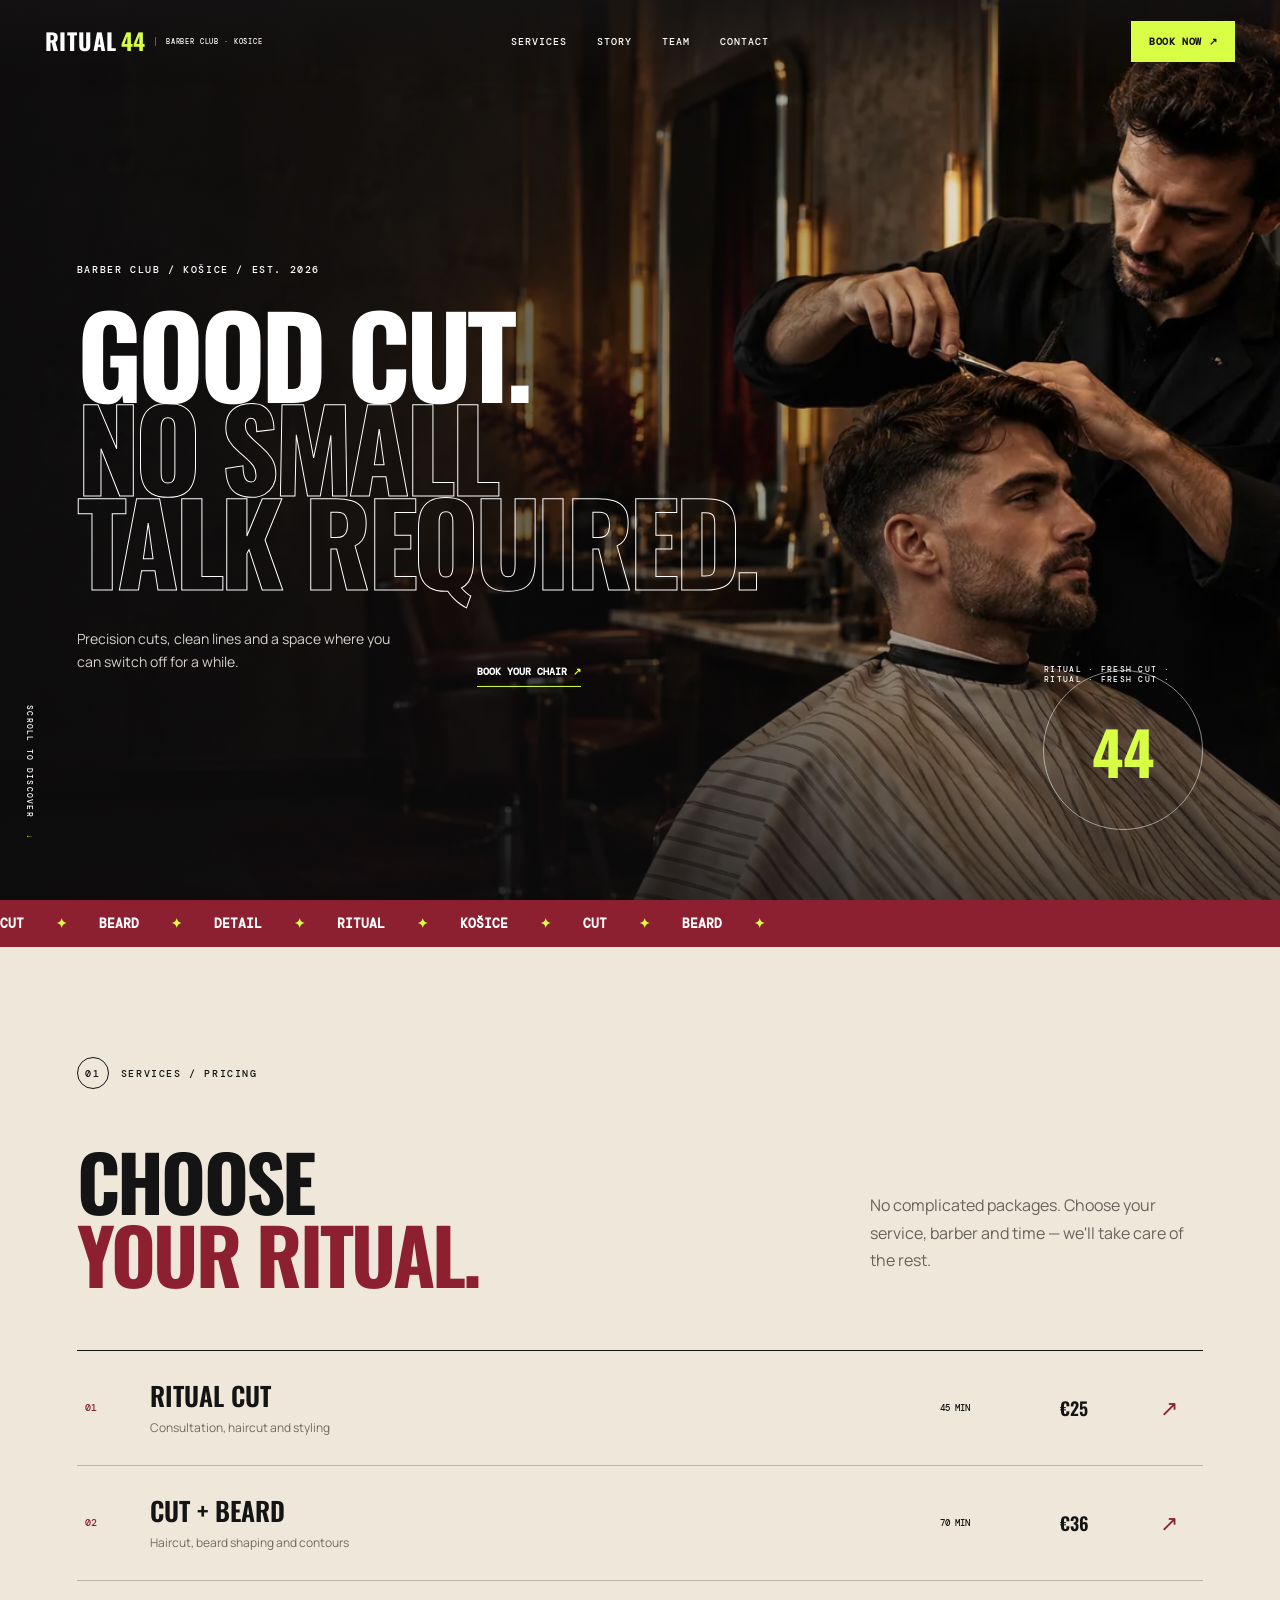
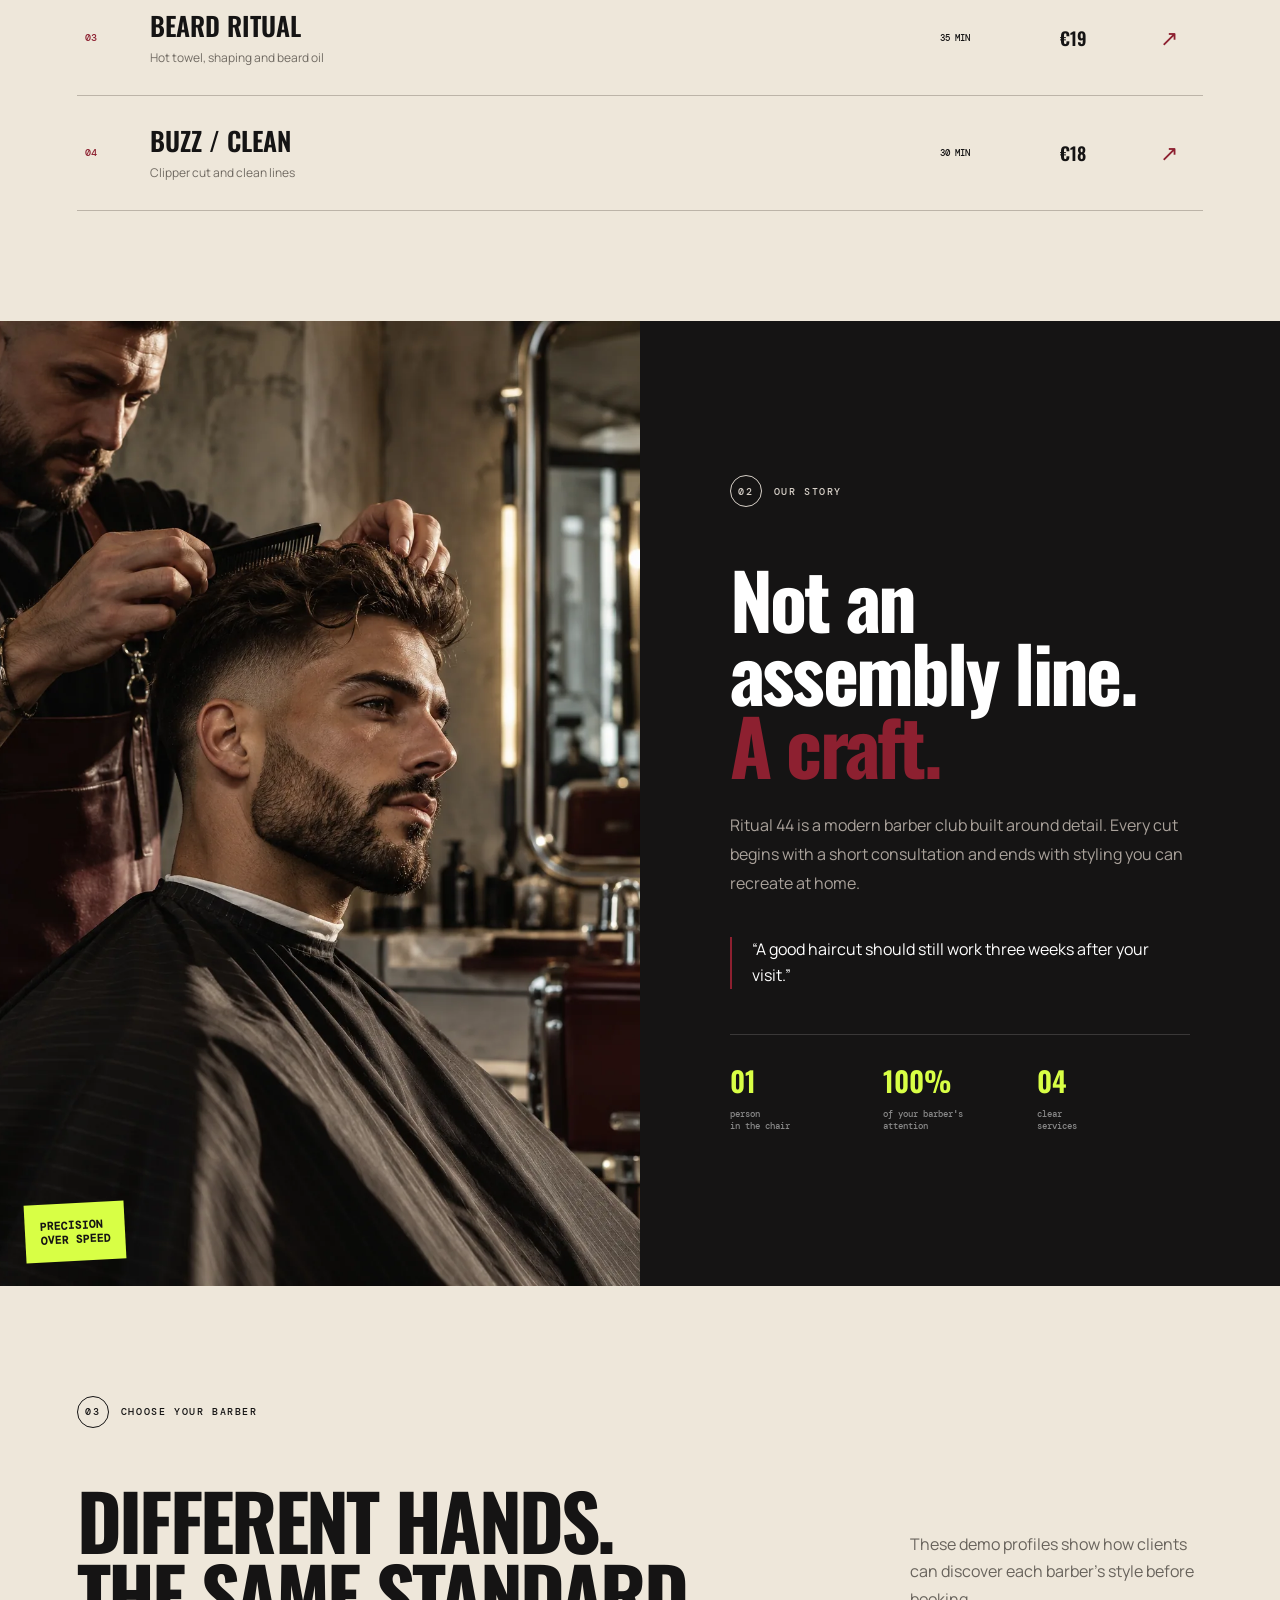
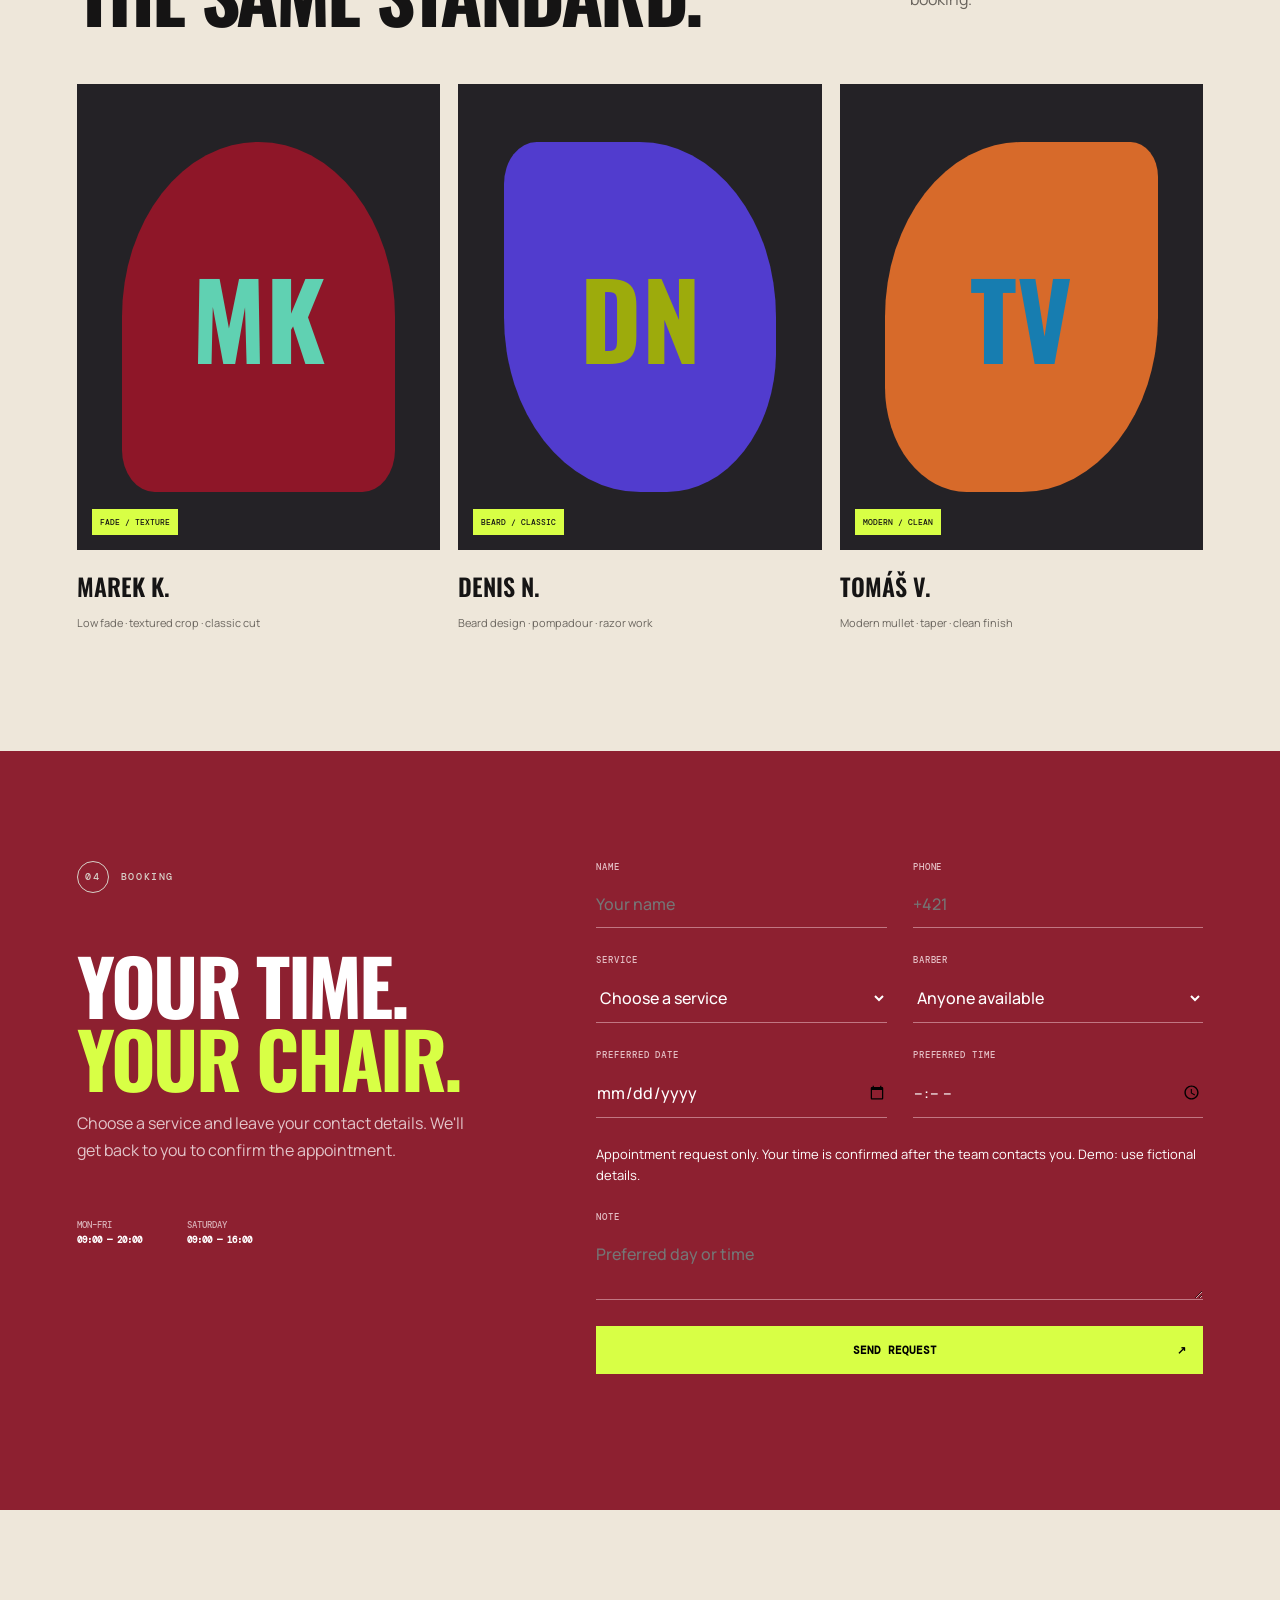
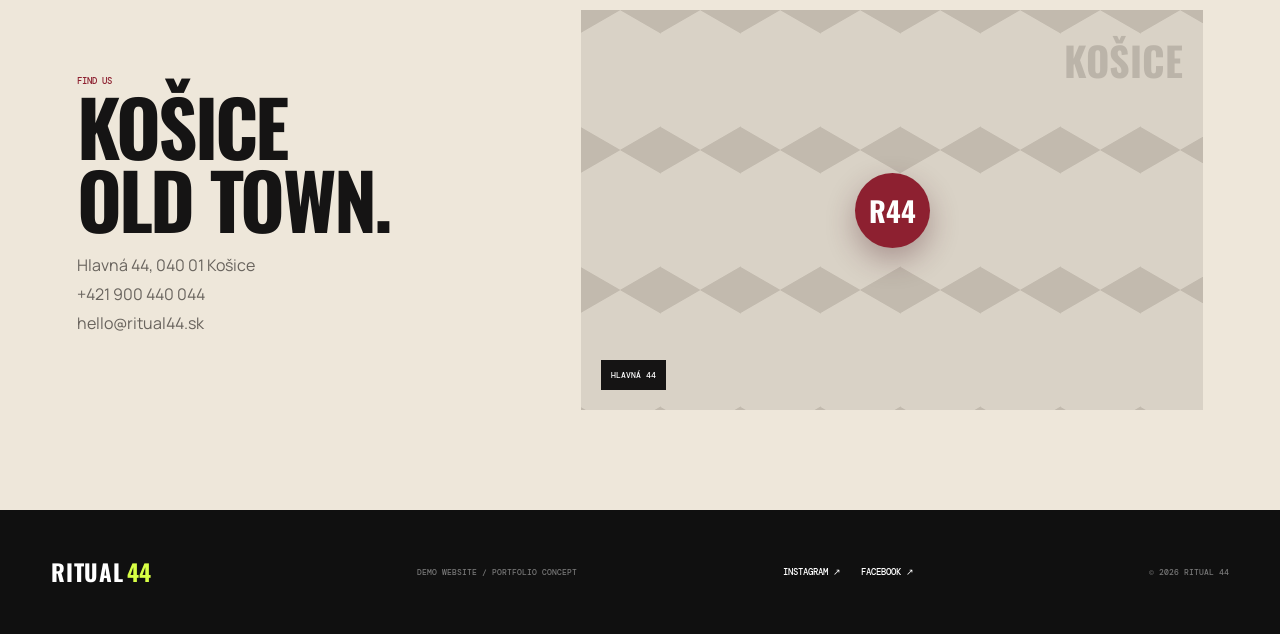
<file: index.html>
<!doctype html><html lang="en"><head><meta charset="UTF-8"><meta name="viewport" content="width=device-width,initial-scale=1"><meta name="description" content="Ritual 44 Barber Club Košice — precision cuts, beard rituals and service without compromise."><title>Ritual 44 — Barber Club Košice</title><link rel="preload" href="./assets/hero-barber.webp" as="image" type="image/webp"><link rel="preload" href="./assets/cut-detail.webp" as="image" type="image/webp"><link rel="preconnect" href="https://fonts.googleapis.com"><link rel="preconnect" href="https://fonts.gstatic.com" crossorigin><link href="https://fonts.googleapis.com/css2?family=DM+Mono:wght@400;500&family=Manrope:wght@400;500;600;700&family=Oswald:wght@500;600;700&display=swap" rel="stylesheet"><link rel="stylesheet" href="./styles.css"></head>
<body>
<header><a class="logo" href="#top"><b>RITUAL</b><span>44</span><small>BARBER CLUB · KOŠICE</small></a><nav><a href="#sluzby">SERVICES</a><a href="#pribeh">STORY</a><a href="#team">TEAM</a><a href="#kontakt">CONTACT</a></nav><a class="book top-book" href="#booking">BOOK NOW <b>↗</b></a><button class="menu" aria-label="Open menu" aria-expanded="false"><i></i><i></i></button></header>
<div class="mobile-nav" aria-hidden="true"><nav><a href="#sluzby"><small>01</small>SERVICES</a><a href="#pribeh"><small>02</small>STORY</a><a href="#team"><small>03</small>TEAM</a><a href="#kontakt"><small>04</small>CONTACT</a></nav><a class="book" href="#booking">BOOK AN APPOINTMENT ↗</a></div>
<main id="top">
<section class="hero"><img src="./assets/hero-barber.webp" alt="A barber creating a precision haircut at Ritual 44"><div class="shade"></div><div class="hero-copy"><span class="eyebrow">BARBER CLUB / KOŠICE / EST. 2026</span><h1>GOOD CUT.<br><em>NO SMALL<br>TALK REQUIRED.</em></h1><div class="hero-foot"><p>Precision cuts, clean lines and a space where you can switch off for a while.</p><a href="#booking">BOOK YOUR CHAIR <b>↗</b></a></div></div><div class="stamp"><span>RITUAL · FRESH CUT · RITUAL · FRESH CUT ·</span><b>44</b></div><div class="scroll">SCROLL TO DISCOVER <i>↓</i></div></section>
<section class="ticker"><div>CUT <b>✦</b> BEARD <b>✦</b> DETAIL <b>✦</b> RITUAL <b>✦</b> KOŠICE <b>✦</b> CUT <b>✦</b> BEARD <b>✦</b></div></section>
<section class="services section" id="sluzby"><div class="label"><span>01</span>SERVICES / PRICING</div><div class="services-head"><h2>CHOOSE<br><em>YOUR RITUAL.</em></h2><p>No complicated packages. Choose your service, barber and time — we'll take care of the rest.</p></div><div class="price-list">
<article><span>01</span><div><h3>RITUAL CUT</h3><p>Consultation, haircut and styling</p></div><small>45 MIN</small><strong>€25</strong><a href="#booking">↗</a></article>
<article><span>02</span><div><h3>CUT + BEARD</h3><p>Haircut, beard shaping and contours</p></div><small>70 MIN</small><strong>€36</strong><a href="#booking">↗</a></article>
<article><span>03</span><div><h3>BEARD RITUAL</h3><p>Hot towel, shaping and beard oil</p></div><small>35 MIN</small><strong>€19</strong><a href="#booking">↗</a></article>
<article><span>04</span><div><h3>BUZZ / CLEAN</h3><p>Clipper cut and clean lines</p></div><small>30 MIN</small><strong>€18</strong><a href="#booking">↗</a></article>
</div></section>
<section class="story" id="pribeh"><div class="story-photo"><img src="./assets/cut-detail.webp" alt="Detail of a modern men's haircut"><span>PRECISION<br>OVER SPEED</span></div><div class="story-copy"><div class="label light"><span>02</span>OUR STORY</div><h2>Not an assembly line.<br><em>A craft.</em></h2><p>Ritual 44 is a modern barber club built around detail. Every cut begins with a short consultation and ends with styling you can recreate at home.</p><blockquote>“A good haircut should still work three weeks after your visit.”</blockquote><div class="stats"><div><b>01</b><span>person<br>in the chair</span></div><div><b>100%</b><span>of your barber's<br>attention</span></div><div><b>04</b><span>clear<br>services</span></div></div></div></section>
<section class="team section" id="team"><div class="label"><span>03</span>CHOOSE YOUR BARBER</div><div class="team-title"><h2>DIFFERENT HANDS.<br>THE SAME STANDARD.</h2><p>These demo profiles show how clients can discover each barber's style before booking.</p></div><div class="team-grid"><article class="person p1"><div class="portrait"><span>MK</span><i>FADE / TEXTURE</i></div><h3>MAREK K.</h3><p>Low fade · textured crop · classic cut</p></article><article class="person p2"><div class="portrait"><span>DN</span><i>BEARD / CLASSIC</i></div><h3>DENIS N.</h3><p>Beard design · pompadour · razor work</p></article><article class="person p3"><div class="portrait"><span>TV</span><i>MODERN / CLEAN</i></div><h3>TOMÁŠ V.</h3><p>Modern mullet · taper · clean finish</p></article></div></section>
<section class="booking" id="booking"><div><div class="label light"><span>04</span>BOOKING</div><h2>YOUR TIME.<br><em>YOUR CHAIR.</em></h2><p>Choose a service and leave your contact details. We'll get back to you to confirm the appointment.</p><div class="hours"><span>MON–FRI<br><b>09:00 — 20:00</b></span><span>SATURDAY<br><b>09:00 — 16:00</b></span></div></div><form id="form"><label>NAME<input name="name" maxlength="80" autocomplete="name" required placeholder="Your name"></label><label>PHONE<input name="phone" type="tel" minlength="7" maxlength="30" autocomplete="tel" required placeholder="+421"></label><label>SERVICE<select name="service" required><option value="">Choose a service</option><option>Ritual Cut — €25</option><option>Cut + Beard — €36</option><option>Beard Ritual — €19</option><option>Buzz / Clean — €18</option></select></label><label>BARBER<select name="barber"><option>Anyone available</option><option>Marek K.</option><option>Denis N.</option><option>Tomáš V.</option></select></label><label>PREFERRED DATE<input type="date" name="day" required></label><label>PREFERRED TIME<input type="time" name="time" min="09:00" max="19:45" required></label><p class="wide booking-note">Appointment request only. Your time is confirmed after the team contacts you. Demo: use fictional details.</p><label class="wide">NOTE<textarea name="message" maxlength="1000" rows="2" placeholder="Preferred day or time"></textarea></label><button type="submit">SEND REQUEST <b>↗</b></button><p class="success" role="status"></p></form></section>
<section class="contact" id="kontakt"><div><small>FIND US</small><h2>KOŠICE<br>OLD TOWN.</h2><p>Hlavná 44, 040 01 Košice<br>+421 900 440 044<br>hello@ritual44.sk</p></div><div class="map"><span>R44</span><i>HLAVNÁ 44</i><b>KOŠICE</b></div></section>
</main><footer><a class="logo" href="#top"><b>RITUAL</b><span>44</span></a><p>DEMO WEBSITE / PORTFOLIO CONCEPT</p><div><a href="#">INSTAGRAM ↗</a><a href="#">FACEBOOK ↗</a></div><small>© 2026 RITUAL 44</small></footer><script src="./script.js"></script></body></html>
</file>
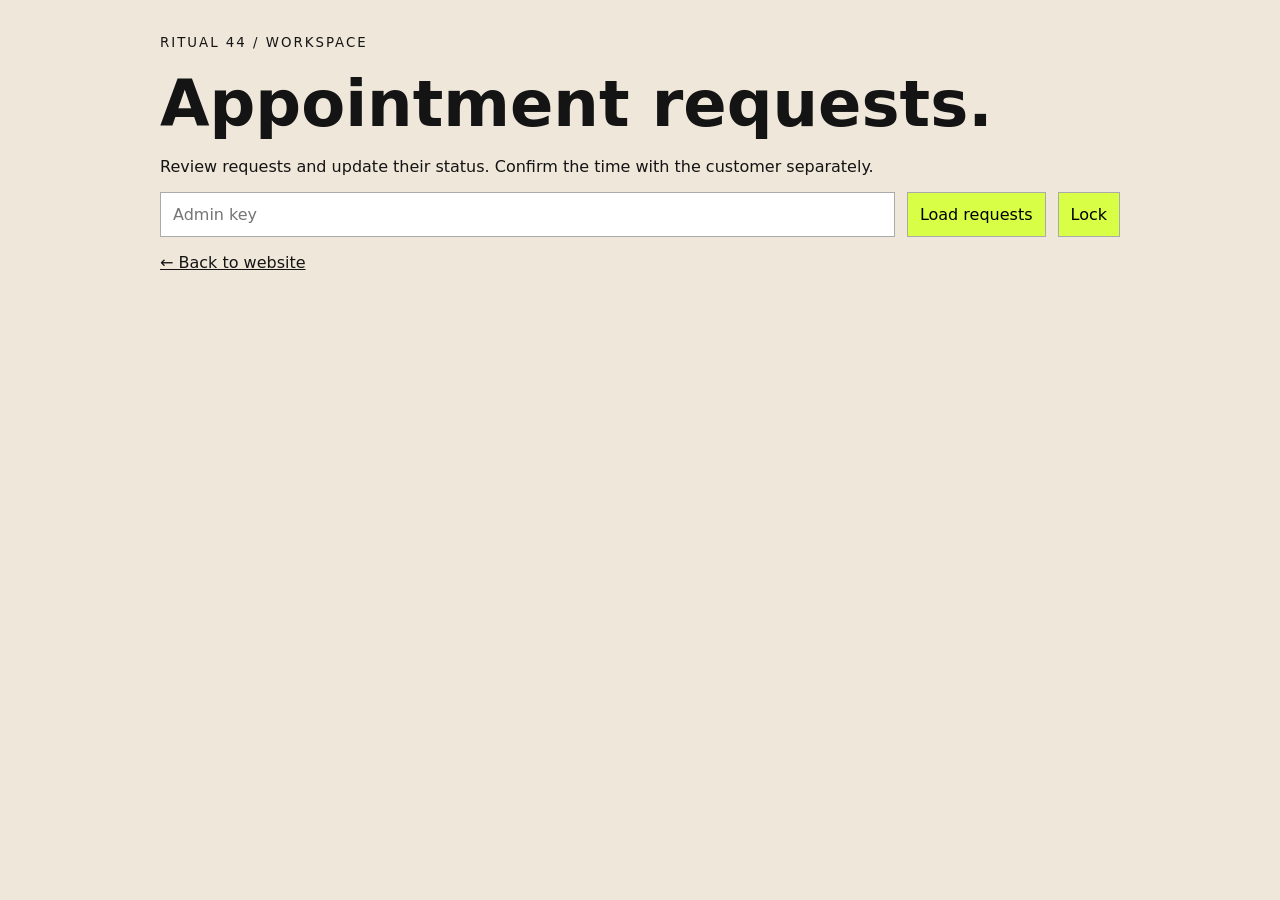
<file: admin.html>
<!doctype html><html lang="en"><meta charset="utf-8"><meta name="viewport" content="width=device-width,initial-scale=1"><title>Ritual 44 · Requests</title><style>
*{box-sizing:border-box}body{margin:0;background:#eee7da;color:#151414;font:16px system-ui}main{max-width:1000px;margin:auto;padding:32px 20px}h1{font-size:clamp(32px,6vw,64px);margin:16px 0}small{letter-spacing:2px}input,button,select{font:inherit;padding:12px;border:1px solid #aaa;max-width:100%}button{background:#d8ff45;cursor:pointer}form{display:flex;flex-wrap:wrap;gap:12px}input{flex:1;min-width:180px}article{border-top:1px solid #aaa;padding:24px 0}article p{overflow-wrap:anywhere;line-height:1.6}.meta{color:#555;font-size:14px}.status{display:flex;gap:12px;flex-wrap:wrap}#notice{line-height:1.5}a{color:inherit}</style><main><small>RITUAL 44 / WORKSPACE</small><h1>Appointment requests.</h1><p>Review requests and update their status. Confirm the time with the customer separately.</p><form id="login"><input id="key" type="password" aria-label="Admin key" placeholder="Admin key" required><button>Load requests</button><button type="button" id="logout">Lock</button></form><p id="notice" role="status"></p><section id="requests"></section><p><a href="/">← Back to website</a></p></main><script src="/admin.js"></script></html>
</file>
<file: styles.css>
:root{--cream:#eee7da;--ink:#151414;--red:#8d2030;--acid:#d8ff45;--line:#bcb4a8;--display:"Oswald",sans-serif;--body:"Manrope",sans-serif;--mono:"DM Mono",monospace}*{box-sizing:border-box}html{scroll-behavior:smooth}body{margin:0;background:var(--cream);color:var(--ink);font-family:var(--body);overflow-x:hidden}a{color:inherit;text-decoration:none}header{height:82px;padding:0 3.5vw;display:grid;grid-template-columns:1fr auto 1fr;align-items:center;position:fixed;inset:0 0 auto;z-index:40;color:white;background:linear-gradient(#151414c7,transparent);transition:.3s}header.scrolled{background:#151414f2;border-bottom:1px solid #ffffff24;backdrop-filter:blur(12px)}.logo{display:flex;align-items:center;width:max-content}.logo b{font:700 23px var(--display);letter-spacing:.03em}.logo>span{font:700 23px var(--display);color:var(--acid);margin-left:4px}.logo small{font:500 7px var(--mono);letter-spacing:.12em;border-left:1px solid #ffffff55;padding-left:10px;margin-left:10px}header nav{display:flex;gap:30px;font:500 10px var(--mono);letter-spacing:.1em}header nav a:hover{color:var(--acid)}.book{background:var(--acid);color:var(--ink);padding:14px 18px;font:700 10px var(--mono);letter-spacing:.06em}.top-book{justify-self:end}.menu,.mobile-nav{display:none}.hero{min-height:820px;height:100vh;position:relative;color:white;overflow:hidden}.hero>img{width:100%;height:100%;object-fit:cover}.shade{position:absolute;inset:0;background:linear-gradient(90deg,#0d0c0de8 0%,#0d0c0d99 43%,#0d0c0d0d 78%),linear-gradient(0deg,#0d0c0da3,transparent 40%)}.hero-copy{position:absolute;left:6vw;top:50%;transform:translateY(-45%);z-index:2}.eyebrow,.label{font:500 10px var(--mono);letter-spacing:.16em}.hero h1{font:700 clamp(70px,8.8vw,142px)/.83 var(--display);letter-spacing:-.04em;margin:28px 0}.hero h1 em{font-style:normal;color:transparent;-webkit-text-stroke:1px white}.hero-foot{display:flex;align-items:end;gap:70px}.hero-foot p{max-width:330px;font-size:14px;line-height:1.6;color:#d5cfca}.hero-foot a{font:600 10px var(--mono);border-bottom:1px solid var(--acid);padding-bottom:8px}.hero-foot a b{color:var(--acid)}.stamp{position:absolute;right:6vw;bottom:70px;width:160px;height:160px;border:1px solid #ffffff80;border-radius:50%;display:grid;place-items:center}.stamp span{position:absolute;top:-7px;font:500 8px var(--mono);letter-spacing:.16em}.stamp b{font:700 60px var(--display);color:var(--acid)}.scroll{position:absolute;left:25px;bottom:60px;writing-mode:vertical-rl;font:500 8px var(--mono);letter-spacing:.16em}.scroll i{color:var(--acid);font-style:normal;margin-top:10px}.ticker{background:var(--red);color:white;padding:15px 0;white-space:nowrap;overflow:hidden}.ticker div{font:600 13px var(--mono);word-spacing:24px;animation:move 19s linear infinite}.ticker b{color:var(--acid)}@keyframes move{to{transform:translateX(-50%)}}.section{padding:110px 6vw}.label{display:flex;align-items:center;gap:12px;margin-bottom:55px}.label>span{width:32px;height:32px;border:1px solid;border-radius:50%;display:grid;place-items:center}.services-head{display:grid;grid-template-columns:1.1fr .55fr;gap:10vw;align-items:end;margin-bottom:60px}.services h2,.story h2,.team h2,.booking h2,.contact h2{font:700 clamp(48px,6vw,88px)/.95 var(--display);letter-spacing:-.035em;margin:0}.services h2 em,.story h2 em,.booking h2 em{font-style:normal;color:var(--red)}.services-head p,.team-title p{color:#68635c;line-height:1.7}.price-list{border-top:1px solid var(--ink)}.price-list article{display:grid;grid-template-columns:45px 1fr 100px 80px 35px;gap:20px;align-items:center;padding:25px 8px;border-bottom:1px solid var(--line);transition:.25s}.price-list article:hover{background:var(--ink);color:white;padding-left:20px}.price-list article>span{font:500 10px var(--mono);color:var(--red)}.price-list h3{font:600 26px var(--display);margin:0}.price-list p{font-size:12px;color:#716b63;margin:4px 0}.price-list article:hover p{color:#aaa}.price-list small{font:500 9px var(--mono)}.price-list strong{font:600 18px var(--display)}.price-list a{font-size:22px;color:var(--red)}.story{display:grid;grid-template-columns:1fr 1fr;min-height:800px;background:var(--ink);color:white}.story-photo{position:relative;overflow:hidden}.story-photo img{width:100%;height:100%;object-fit:cover}.story-photo>span{position:absolute;left:25px;bottom:25px;background:var(--acid);color:var(--ink);padding:15px;font:700 11px var(--mono);transform:rotate(-3deg)}.story-copy{padding:100px 7vw;display:flex;flex-direction:column;justify-content:center}.label.light{color:#d7d0c8}.story-copy>p{color:#aaa29b;line-height:1.8;margin:30px 0}.story blockquote{border-left:2px solid var(--red);padding-left:20px;margin:10px 0 45px;font-size:16px;line-height:1.6}.stats{display:grid;grid-template-columns:repeat(3,1fr);border-top:1px solid #3a3838;padding-top:25px}.stats div{display:grid;gap:7px}.stats b{font:600 28px var(--display);color:var(--acid)}.stats span{font:500 9px var(--mono);color:#888}.team-title{display:grid;grid-template-columns:1.2fr .5fr;gap:10vw;align-items:end;margin-bottom:55px}.team-grid{display:grid;grid-template-columns:repeat(3,1fr);gap:18px}.portrait{aspect-ratio:.78;background:#242226;position:relative;overflow:hidden;display:grid;place-items:center}.portrait:before{content:"";width:75%;height:75%;border-radius:50% 50% 12% 12%;background:var(--red);position:absolute;filter:contrast(1.1)}.p2 .portrait:before{background:#5542c7;border-radius:12% 50% 40% 50%}.p3 .portrait:before{background:#cf6c32;border-radius:50% 10% 50% 30%}.portrait span{font:700 105px var(--display);z-index:2;color:var(--cream);mix-blend-mode:difference}.portrait i{position:absolute;bottom:15px;left:15px;background:var(--acid);color:var(--ink);padding:8px;font:500 8px var(--mono);font-style:normal;z-index:3}.person h3{font:600 24px var(--display);margin:18px 0 4px}.person p{font-size:11px;color:#6b665f}.booking{background:var(--red);color:white;padding:110px 6vw;display:grid;grid-template-columns:.8fr 1.2fr;gap:9vw}.booking>div>p{max-width:430px;line-height:1.7;color:#e2c5ca}.hours{display:flex;gap:45px;margin-top:55px;font:500 9px var(--mono);color:#d8aeb5}.hours b{color:white;line-height:2.2}form{display:grid;grid-template-columns:1fr 1fr;gap:26px}label{font:500 9px var(--mono);letter-spacing:.1em;color:#e4bfc5}input,select,textarea{display:block;width:100%;border:0;border-bottom:1px solid #c17682;background:transparent;color:white;padding:12px 0;outline:none;font:500 14px var(--body);margin-top:8px}select option{color:#111}.wide,form button,.success{grid-column:1/-1}form button{padding:17px;border:0;background:var(--acid);font:700 11px var(--mono);cursor:pointer}form button b{float:right}.success{margin:0;color:var(--acid);font-size:12px}.contact{min-height:600px;padding:100px 6vw;display:grid;grid-template-columns:.8fr 1.2fr;gap:7vw;align-items:center}.contact small{font:500 9px var(--mono);color:var(--red)}.contact p{line-height:1.8;color:#68635d}.map{height:400px;background-color:#d9d2c6;background-image:linear-gradient(30deg,#c2baae 12%,transparent 12.5%,transparent 87%,#c2baae 87.5%),linear-gradient(150deg,#c2baae 12%,transparent 12.5%,transparent 87%,#c2baae 87.5%);background-size:80px 140px;position:relative;display:grid;place-items:center}.map span{width:75px;height:75px;border-radius:50%;background:var(--red);color:white;display:grid;place-items:center;font:700 28px var(--display);box-shadow:0 12px 30px #4c182555}.map i{position:absolute;left:20px;bottom:20px;background:var(--ink);color:white;padding:10px;font:500 8px var(--mono);font-style:normal}.map b{position:absolute;right:20px;top:20px;font:700 40px var(--display);color:#81796f55}footer{background:#101010;color:white;padding:45px 4vw;display:grid;grid-template-columns:1fr 1fr 1fr auto;align-items:center;gap:30px}footer p,footer small{font:500 8px var(--mono);color:#777}footer>div{display:flex;gap:20px;font:500 9px var(--mono)}
@media(max-width:900px){header{grid-template-columns:1fr auto}.top-book,header nav{display:none}.menu{display:block;width:42px;height:42px;border:1px solid #ffffff55;background:transparent;padding:11px}.menu i{display:block;height:1px;background:white;margin:6px 0;transition:.3s}.menu.open i:first-child{transform:translateY(3.5px) rotate(45deg)}.menu.open i:last-child{transform:translateY(-3.5px) rotate(-45deg)}.mobile-nav{display:flex;position:fixed;inset:0;z-index:35;background:var(--ink);color:white;padding:120px 7vw 40px;flex-direction:column;transform:translateY(-105%);transition:.45s}.mobile-nav.open{transform:none}.mobile-nav nav{display:grid}.mobile-nav nav a{font:600 39px var(--display);padding:17px 0;border-bottom:1px solid #3b3939}.mobile-nav nav small{font:500 9px var(--mono);color:var(--acid);margin-right:15px}.mobile-nav>.book{margin-top:auto;text-align:center}.hero-copy{left:7vw}.hero h1{font-size:12vw}.story{grid-template-columns:1fr}.story-photo{height:680px}.services-head,.team-title,.booking,.contact{grid-template-columns:1fr}.team-grid{grid-template-columns:1fr 1fr}.contact{padding:80px 6vw}.map{height:350px}footer{grid-template-columns:1fr 1fr}.hero-foot{gap:30px}}
@media(max-width:560px){header{height:70px;padding:0 18px}.logo small{display:none}.hero{height:830px;min-height:0}.hero>img{object-position:63% center}.shade{background:linear-gradient(90deg,#0d0c0ddd,#0d0c0d55),linear-gradient(0deg,#0d0c0dd9,transparent 55%)}.hero-copy{left:20px;right:20px;top:47%}.hero h1{font-size:17vw;line-height:.86;margin:22px 0}.hero-foot{display:block}.hero-foot p{max-width:260px}.hero-foot a{display:inline-block;margin-top:18px}.stamp{width:100px;height:100px;right:18px;bottom:38px}.stamp b{font-size:38px}.stamp span{font-size:5px}.scroll{display:none}.section{padding:76px 20px}.services-head{margin-bottom:40px}.services h2,.story h2,.team h2,.booking h2,.contact h2{font-size:48px}.price-list article{grid-template-columns:28px 1fr auto 25px;gap:10px}.price-list article small{display:none}.price-list h3{font-size:21px}.story-photo{height:500px}.story-copy{padding:75px 20px}.stats{gap:12px}.stats b{font-size:22px}.team-grid{grid-template-columns:1fr}.booking{padding:76px 20px}.hours{margin:35px 0 45px}form{grid-template-columns:1fr}.contact{padding:76px 20px}.map{height:280px}footer{padding:40px 20px;grid-template-columns:1fr}footer>div{flex-wrap:wrap}}
@media(prefers-reduced-motion:reduce){*{scroll-behavior:auto!important;animation:none!important;transition:none!important}}

.booking h2 em{color:var(--acid)}.booking-note{font-size:13px;line-height:1.6;color:#fff;margin:0}input:focus,select:focus,textarea:focus{outline:2px solid var(--acid);outline-offset:5px}input,select,textarea{min-width:0;font-size:16px}form>*{min-width:0}button:disabled{opacity:.65;cursor:wait}.success{line-height:1.7;overflow-wrap:anywhere}section[id]{scroll-margin-top:82px}
</file>
